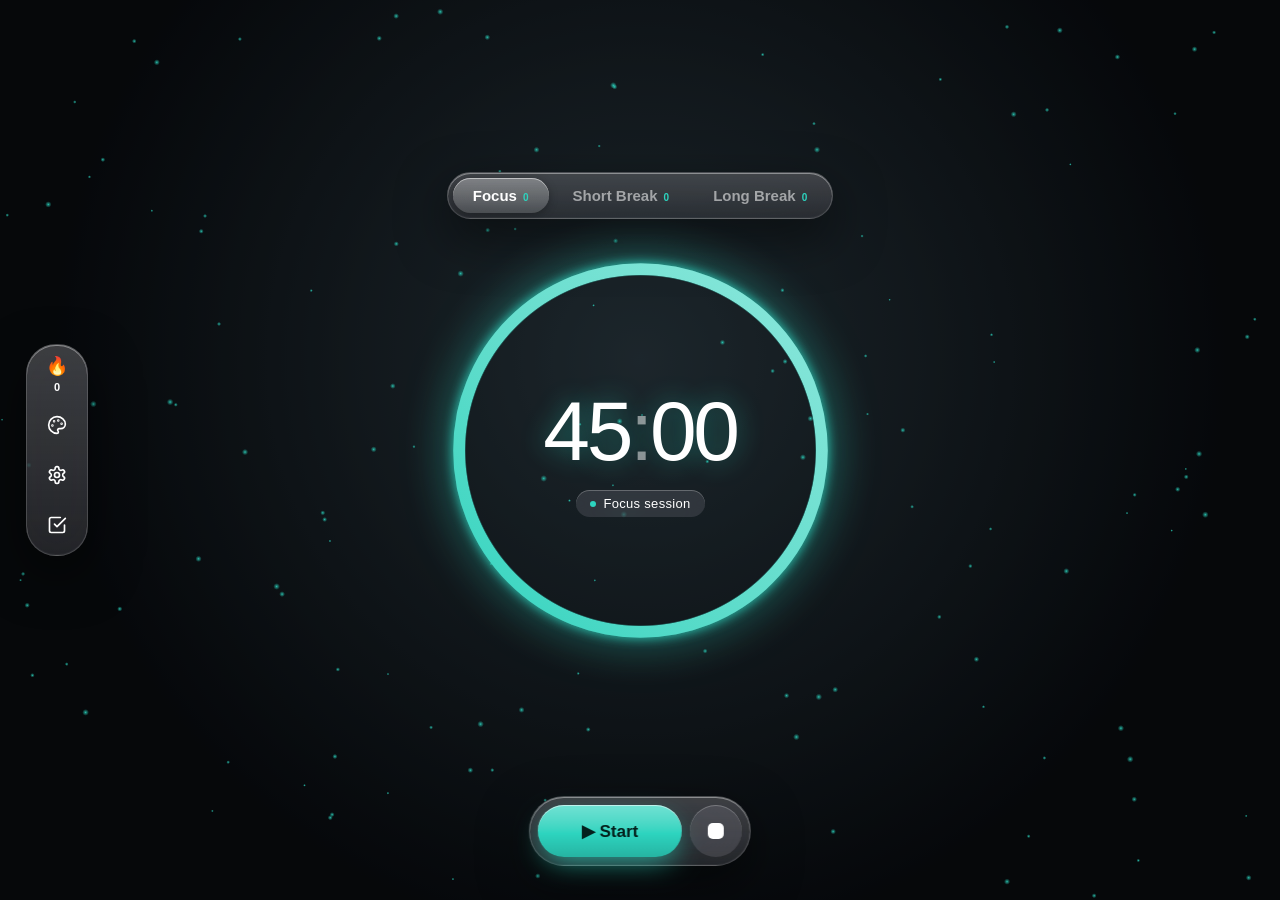
<file: timer.html>
<!DOCTYPE html>
<html lang="en">
<head>
<meta charset="utf-8">
<meta name="viewport" content="width=device-width, initial-scale=1, viewport-fit=cover">
<title>Krtk</title>
<link rel="stylesheet" href="timer.css">
<link rel="stylesheet" href="timer-ios.css">
</head>
<body>
<div id="bg"></div><canvas id="fx"></canvas>

<aside id="side">
  <button class="ic" id="b-back" aria-label="Back to tracker" title="Back to tracker"><svg viewBox="0 0 24 24"><path d="M19 12H5"/><path d="m12 19-7-7 7-7"/></svg></button>
  <button class="ic flame" id="b-str" aria-label="Streak">🔥<small id="streak">0</small></button>
  <button class="ic" id="b-aes" aria-label="Aesthetics"><svg viewBox="0 0 24 24"><circle cx="13.5" cy="6.5" r=".5"/><circle cx="17.5" cy="10.5" r=".5"/><circle cx="8.5" cy="7.5" r=".5"/><circle cx="6.5" cy="12.5" r=".5"/><path d="M12 2C6.5 2 2 6.5 2 12s4.5 10 10 10c.93 0 1.65-.75 1.65-1.69 0-.44-.18-.83-.44-1.12-.29-.29-.44-.65-.44-1.13a1.64 1.64 0 0 1 1.67-1.67h2c3.05 0 5.55-2.5 5.55-5.55C21.97 6.01 17.46 2 12 2z"/></svg></button>
  <button class="ic" id="b-set" aria-label="Settings"><svg viewBox="0 0 24 24"><path d="M12.22 2h-.44a2 2 0 0 0-2 2v.18a2 2 0 0 1-1 1.73l-.43.25a2 2 0 0 1-2 0l-.15-.08a2 2 0 0 0-2.73.73l-.22.38a2 2 0 0 0 .73 2.73l.15.1a2 2 0 0 1 1 1.72v.51a2 2 0 0 1-1 1.74l-.15.09a2 2 0 0 0-.73 2.73l.22.38a2 2 0 0 0 2.73.73l.15-.08a2 2 0 0 1 2 0l.43.25a2 2 0 0 1 1 1.73V20a2 2 0 0 0 2 2h.44a2 2 0 0 0 2-2v-.18a2 2 0 0 1 1-1.73l.43-.25a2 2 0 0 1 2 0l.15.08a2 2 0 0 0 2.73-.73l.22-.39a2 2 0 0 0-.73-2.73l-.15-.08a2 2 0 0 1-1-1.74v-.5a2 2 0 0 1 1-1.74l.15-.09a2 2 0 0 0 .73-2.73l-.22-.38a2 2 0 0 0-2.73-.73l-.15.08a2 2 0 0 1-2 0l-.43-.25a2 2 0 0 1-1-1.73V4a2 2 0 0 0-2-2z"/><circle cx="12" cy="12" r="3"/></svg></button>
  <button class="ic" id="b-tk" aria-label="Tasks" title="Today's tasks"><svg viewBox="0 0 24 24"><path d="m9 11 3 3L22 4"/><path d="M21 12v7a2 2 0 0 1-2 2H5a2 2 0 0 1-2-2V5a2 2 0 0 1 2-2h11"/></svg></button>
</aside>

<section id="panel">
  <div id="p-aes">
    <div class="ph"><h3>Aesthetics</h3><button class="x" data-close aria-label="Close">✕</button></div>
    <div class="lb">Background</div>
    <div class="grid" id="presets"></div>
    <button class="prow" id="b-ph"><span>🖼 Your photos</span><span><small id="pcount"></small>›</span></button>
    <div class="lb">Accent</div>
    <div class="sw" id="sw"></div>
    <div class="lb">Ambient effect</div>
    <div class="fxg" id="fxg"></div>
  </div>
  <div id="p-set" hidden>
    <div class="ph"><h3>Settings</h3><button class="x" data-close aria-label="Close">✕</button></div>
    <div class="lb">Session lengths</div>
    <div class="steps" id="steps"></div>
    <div style="text-align:center;margin:12px 0"><button class="pbtn" id="rst" style="flex:none">↻ Reset current counters</button></div>
    <div class="lb">Auto-start</div>
    <div class="set">Auto-start breaks<button class="tg" id="tg-b" aria-label="Auto-start breaks"></button></div>
    <div class="set">Auto-start focus<button class="tg" id="tg-f" aria-label="Auto-start focus"></button></div>
    <hr style="border:0;border-top:1px solid var(--line);margin:14px 0">
    <div class="set">🔔 Alarm<button class="tg" id="tg-a" aria-label="Alarm"></button></div>
    <div class="fxg" id="al" style="grid-template-columns:repeat(3,1fr)"></div>
    <div class="set" style="margin-top:14px;gap:12px">Volume<input type="range" id="vol" min="0" max="100" aria-label="Volume" style="flex:1;accent-color:var(--acc)"><span id="volv" style="font-size:12px;color:var(--mute)">100%</span></div>
  </div>
  <div id="p-ph" hidden>
    <div class="ph"><div style="display:flex;gap:12px;align-items:center"><button class="x" id="back" aria-label="Back">←</button><h3>Your photos</h3></div><button class="x" data-close aria-label="Close">✕</button></div>
    <div class="grid g3" id="photos"></div>
    <input type="file" id="file" accept="image/*" multiple hidden>
    <div class="row"><input type="url" id="url" aria-label="Image link" placeholder="Or paste image link (https://…)"><button class="pbtn" id="addurl" style="flex:none">Add</button></div>
    <div id="msg"></div>
    <div class="set" style="margin-top:14px;gap:12px">Dim<input type="range" id="dim" min="0" max="90" aria-label="Dim" style="flex:1;accent-color:var(--acc)"><span id="dimv" style="font-size:12px;color:var(--mute);width:36px;text-align:right"></span></div>
    <div class="set" style="gap:12px">Blur<input type="range" id="blur" min="0" max="20" aria-label="Blur" style="flex:1;accent-color:var(--acc)"><span id="blurv" style="font-size:12px;color:var(--mute);width:36px;text-align:right"></span></div>
    <p class="note" style="text-align:left">JPEG, PNG or WebP — up to 20 MB, stays on your device</p>
  </div>
  <div id="p-tk" hidden><div class="ph"><h3>Today's tasks</h3><button class="x" data-close aria-label="Close">✕</button></div><div id="tkl"></div></div>
  <div id="p-str" hidden>
    <div class="ph"><div style="display:flex;gap:12px;align-items:center"><span style="font-size:38px">🔥</span><div><div id="s-n" style="font-size:28px;font-weight:700;line-height:1">0</div><div style="font-size:13px;color:var(--mute)">day streak</div></div></div><button class="x" data-close aria-label="Close">✕</button></div>
    <div class="wk" id="wk"></div>
    <div class="today"><span>FOCUSED TODAY</span><b id="s-t">0m</b></div>
    <div class="st4"><div><b id="s-b">0 days</b>BEST STREAK</div><div><b id="s-h">0m</b>TOTAL FOCUS</div><div><b id="s-d">0</b>DAYS FOCUSED</div><div><b id="s-s">0</b>SESSIONS</div></div>
    <p class="note">One session — or 15 focused minutes — keeps your streak alive.</p>
  </div>
</section>

<main id="stage">
  <nav id="tabs" role="tablist">
    <button role="tab" class="tab on" data-m="focus">Focus<b id="c-focus">0</b></button>
    <button role="tab" class="tab" data-m="short">Short Break<b id="c-short">0</b></button>
    <button role="tab" class="tab" data-m="long">Long Break<b id="c-long">0</b></button>
  </nav>
  <div id="ringw">
    <svg viewBox="-60 -60 520 520"><defs><linearGradient id="g" x1="0" y1="0" x2="1" y2="1"><stop offset="0" style="stop-color:var(--acc)"/><stop offset="1" style="stop-color:color-mix(in srgb,var(--acc) 55%,#fff)"/></linearGradient></defs><circle cx="200" cy="200" r="166" fill="none" stroke="rgba(255,255,255,.14)" stroke-width="6" stroke-dasharray="1.5 16.3"/><circle cx="200" cy="200" r="186" fill="none" stroke="rgba(255,255,255,.12)" stroke-width="12"/><circle id="arc" cx="200" cy="200" r="186" fill="none" stroke="url(#g)" stroke-width="12" stroke-linecap="butt" style="transition:stroke-dashoffset .3s linear"/></svg>
    <div id="ctr"><div id="time">45<em>:</em>00</div><div id="pill">Focus session</div></div>
  </div>
</main>
<div id="dlg"><div class="dc" role="dialog" aria-modal="true" aria-labelledby="dt"><h4 id="dt"></h4><p id="dx"></p><div class="dr"><button id="dn">Cancel</button><button id="dy"></button></div></div></div>
<div id="bar"><button id="go">▶ Start</button><button id="rs" title="Stop" aria-label="Stop"><span style="display:block;width:16px;height:16px;border-radius:5px;background:currentColor;margin:auto"></span></button></div>

<script src="timer.js"></script>
<script src="timer-ios.js"></script>
</body>
</html>
</file>
<file: timer.css>
:root{--acc:#2dd4bf;--glass:rgba(14,18,22,.78);--line:rgba(255,255,255,.08);--mute:rgba(255,255,255,.55)}
*{box-sizing:border-box;margin:0}
html,body{height:100%}
body{background:#05070a;color:#fff;font-family:'Outfit',system-ui,sans-serif;overflow:hidden}
#bg{position:fixed;inset:0;background-size:cover;background-position:center}
#bg::after{content:"";position:absolute;inset:0;background:radial-gradient(ellipse at 50% 45%,rgba(0,0,0,.18),rgba(0,0,0,.72) 85%),rgba(0,0,0,.2)}
#fx{position:fixed;inset:0;width:100%;height:100%;pointer-events:none}
.logo{position:fixed;top:22px;left:30px;font-weight:700;font-size:22px;z-index:3}
#side{position:fixed;left:26px;top:50%;transform:translateY(-50%);z-index:5;background:var(--glass);border:1px solid var(--line);border-radius:18px;padding:8px;display:flex;flex-direction:column;gap:6px;backdrop-filter:blur(14px)}
.ic{width:44px;height:44px;border-radius:12px;display:grid;place-items:center;background:transparent;border:0;color:#fff;cursor:pointer}
.ic svg{width:20px;height:20px;fill:none;stroke:currentColor;stroke-width:2;stroke-linecap:round;stroke-linejoin:round}
.ic.on{background:color-mix(in srgb,var(--acc) 30%,transparent);color:var(--acc)}
.flame{flex-direction:column;font-size:18px;line-height:1;cursor:default}
.flame small{font-size:11px;font-weight:600;margin-top:2px}
#panel{position:fixed;left:90px;top:50%;transform:translateY(-50%);width:368px;max-height:86vh;overflow:auto;z-index:6;background:var(--glass);border:1px solid var(--line);border-radius:22px;padding:20px;backdrop-filter:blur(18px);display:none}
#panel.open{display:block}
.ph{display:flex;justify-content:space-between;align-items:center;margin-bottom:16px}
.ph h3{font-size:18px}
.x{background:none;border:0;color:#fff;font-size:20px;cursor:pointer}
.lb{font-size:13px;font-weight:600;color:var(--mute);margin:14px 0 8px}
.grid{display:grid;grid-template-columns:1fr 1fr;gap:8px}
.tile{position:relative;height:96px;border-radius:12px;border:2px solid transparent;background-size:cover;background-position:center;cursor:pointer;overflow:hidden;color:#fff;text-align:left}
.tile span{position:absolute;left:0;right:0;bottom:0;padding:6px 10px;font-size:13px;background:rgba(10,14,18,.75)}
.tile.sel{border-color:var(--acc)}
.tile i{position:absolute;top:6px;right:6px;width:22px;height:22px;border-radius:50%;background:rgba(0,0,0,.6);display:grid;place-items:center;font-style:normal;font-size:12px}
.row{display:flex;gap:8px;margin-top:8px}
.row input[type=text],.row input[type=url],.num{flex:1;min-width:0;background:rgba(255,255,255,.06);border:1px solid var(--line);color:#fff;border-radius:10px;padding:10px;font:inherit;font-size:14px}
.pbtn{background:rgba(255,255,255,.08);border:1px solid var(--line);color:#fff;border-radius:10px;padding:10px 14px;font:inherit;font-size:14px;cursor:pointer;flex:1;text-align:center}
.pbtn.sel{background:color-mix(in srgb,var(--acc) 35%,transparent);border-color:var(--acc)}
.sw{display:flex;gap:14px;flex-wrap:wrap}
.sw button{width:30px;height:30px;border-radius:50%;border:2px solid transparent;cursor:pointer;outline-offset:3px}
.sw button.sel{outline:2px solid #fff}
#msg{font-size:12px;color:#ffb4a8;margin-top:6px;min-height:14px}
.fxg{display:grid;grid-template-columns:repeat(4,1fr);gap:8px}
.set{display:flex;justify-content:space-between;align-items:center;margin-bottom:10px;font-size:15px}
.set .num{flex:none;width:80px;text-align:center}
#stage{position:fixed;inset:0;display:flex;flex-direction:column;align-items:center;justify-content:center;gap:26px;z-index:2;padding:20px}
#tabs{display:flex;gap:30px}
.tab{background:none;border:0;border-bottom:2px solid transparent;color:var(--mute);font:600 15px 'Outfit';padding:8px 4px;cursor:pointer}
.tab.on{color:#fff;border-color:var(--acc)}
.tab b{font-size:10px;margin-left:6px;color:var(--acc)}
#ringw{position:relative;width:clamp(260px,38vw,390px);aspect-ratio:1}
#ringw svg{width:100%;height:100%;transform:rotate(-90deg);filter:drop-shadow(0 0 6px var(--acc)) drop-shadow(0 0 22px color-mix(in srgb,var(--acc) 70%,transparent))}
#ringw{isolation:isolate}
#ctr{position:absolute;inset:0;display:flex;flex-direction:column;align-items:center;justify-content:center;gap:10px}
#time{font-size:clamp(54px,9vw,84px);font-weight:700;font-variant-numeric:tabular-nums;letter-spacing:-2px}
#time em{font-style:normal;opacity:.5}
#pill{display:flex;align-items:center;gap:8px;font-size:13px;font-weight:500;padding:6px 14px;border-radius:999px;background:rgba(10,14,18,.6);border:1px solid var(--line)}
#pill::before{content:"";width:6px;height:6px;border-radius:50%;background:var(--acc)}
#bar{position:fixed;bottom:34px;left:50%;transform:translateX(-50%);z-index:3;background:var(--glass);border:1px solid var(--line);border-radius:20px;padding:10px;backdrop-filter:blur(14px)}
#go{background:var(--acc);color:#04201c;border:0;border-radius:14px;padding:14px 44px;font:700 17px 'Outfit';cursor:pointer;display:flex;gap:10px;align-items:center}
.flame{cursor:pointer}
#bar{display:flex;gap:8px}
#rs{background:rgba(255,255,255,.08);border:1px solid var(--line);color:#fff;border-radius:14px;width:52px;font-size:20px;cursor:pointer}
#rs:hover{background:rgba(255,255,255,.14)}
#go{box-shadow:0 0 22px color-mix(in srgb,var(--acc) 55%,transparent);transition:box-shadow .2s,transform .15s}
#go:hover{box-shadow:0 0 34px color-mix(in srgb,var(--acc) 75%,transparent);transform:translateY(-1px)}
#time{text-shadow:0 0 26px color-mix(in srgb,var(--acc) 45%,transparent)}
.tab.on{text-shadow:0 0 10px color-mix(in srgb,var(--acc) 60%,transparent)}
.pbtn.sel,.tg.on{box-shadow:0 0 12px color-mix(in srgb,var(--acc) 50%,transparent)}
.wk{display:flex;justify-content:space-between;margin:14px 0 16px}
.wk div{text-align:center;font-size:10px;color:var(--mute)}
.wk i{display:block;width:26px;height:26px;border-radius:50%;background:rgba(255,255,255,.08);margin-bottom:5px}
.wk .f i{background:var(--acc);box-shadow:0 0 10px color-mix(in srgb,var(--acc) 60%,transparent)}
.wk .t i{outline:2px solid #fff;outline-offset:2px}
.today{display:flex;justify-content:space-between;align-items:center;border:1px solid var(--acc);background:color-mix(in srgb,var(--acc) 14%,transparent);border-radius:10px;padding:12px;font-size:11px;color:var(--acc);margin-bottom:8px}
.today b{color:#fff;font-size:18px}
.st4{display:grid;grid-template-columns:1fr 1fr;gap:8px}
.st4 div{border:1px solid var(--line);border-radius:10px;padding:12px 6px;text-align:center;font-size:10px;color:var(--mute);letter-spacing:.04em}
.st4 b{display:block;font-size:17px;color:#fff;margin-bottom:4px;letter-spacing:0}
.note{font-size:11px;color:var(--mute);text-align:center;margin-top:12px}
.dc{width:min(400px,calc(100% - 32px));background:linear-gradient(160deg,#0f1f1c,#0c1214);border:1px solid var(--line);border-radius:22px;padding:26px}
#dlg{position:fixed;inset:0;z-index:20;display:none;place-items:center;background:rgba(0,0,0,.55);backdrop-filter:blur(4px)}
#dlg.open{display:grid}
.dc h4{font-size:24px;margin-bottom:8px}
.dc p{font-size:14px;color:var(--mute);margin-bottom:22px;line-height:1.4}
.dr{display:flex;gap:12px}
#dn{background:rgba(255,255,255,.06);border:2px solid color-mix(in srgb,var(--acc) 45%,transparent);color:#fff;border-radius:16px;padding:16px 22px;font:600 15px 'Outfit';cursor:pointer}
#dy{flex:1;border:0;border-radius:16px;padding:16px;font:700 16px 'Outfit';cursor:pointer;color:#04201c;background:var(--acc);box-shadow:0 0 28px color-mix(in srgb,var(--acc) 50%,transparent)}
#dy.danger{background:#ff4d6d;color:#2a0610;box-shadow:0 0 28px rgba(255,77,109,.5)}
.steps{display:grid;grid-template-columns:repeat(3,1fr);gap:8px;text-align:center;font-size:13px;font-weight:600}
.stp{display:flex;align-items:center;justify-content:space-between;background:rgba(255,255,255,.06);border-radius:12px;padding:8px;margin-top:8px}
.stp button{background:none;border:0;color:#fff;font-size:18px;cursor:pointer;width:22px}
.stp div{display:flex;flex-direction:column;font-size:16px;font-weight:600;line-height:1.1}
.stp small{font-size:10px;color:var(--mute);font-weight:400}
.tg{width:38px;height:24px;border-radius:999px;border:0;background:rgba(255,255,255,.14);position:relative;cursor:pointer;flex:none}
.tg::after{content:"";position:absolute;top:3px;left:3px;width:18px;height:18px;border-radius:50%;background:#fff;transition:.2s}
.tg.on{background:var(--acc)}.tg.on::after{left:17px}
@keyframes pin{from{opacity:0;translate:-12px 0}to{opacity:1;translate:0 0}}
@keyframes pop{from{opacity:0;scale:.95}to{opacity:1;scale:1}}
@keyframes fin{from{opacity:0}to{opacity:1}}
#stage{animation:fin .9s ease}
#panel.open{animation:pin .28s cubic-bezier(.2,.8,.2,1)}
.dc{animation:pop .22s cubic-bezier(.2,.8,.2,1);box-shadow:0 30px 80px rgba(0,0,0,.6)}
#side,#panel,#bar,#tabs{box-shadow:0 18px 50px rgba(0,0,0,.45),inset 0 1px 0 rgba(255,255,255,.07);backdrop-filter:blur(20px) saturate(140%)}
#panel{scrollbar-width:thin;scrollbar-color:rgba(255,255,255,.2) transparent}
.logo{letter-spacing:.5px}
.logo::after{content:"";display:inline-block;width:7px;height:7px;border-radius:50%;background:var(--acc);margin-left:5px;box-shadow:0 0 10px var(--acc)}
.ic{transition:background .2s,color .2s,transform .2s}
.ic:hover{background:rgba(255,255,255,.09);transform:scale(1.06)}
#tabs{gap:4px;padding:5px;border-radius:999px;background:rgba(14,18,22,.6);border:1px solid var(--line)}
.tab{border:0;border-radius:999px;padding:9px 20px;transition:background .2s,color .2s}
.tab:hover{color:#fff}
.tab.on{background:color-mix(in srgb,var(--acc) 22%,transparent);box-shadow:inset 0 0 0 1px color-mix(in srgb,var(--acc) 55%,transparent)}
#time{font-weight:600;letter-spacing:-3px}
#pill{backdrop-filter:blur(10px);letter-spacing:.3px}
#go{background:linear-gradient(180deg,color-mix(in srgb,var(--acc) 82%,#fff),var(--acc));border-radius:16px}
#rs{transition:background .2s,transform .15s}
#rs:hover{transform:translateY(-1px)}
.tile{transition:transform .2s,border-color .2s}
.tile:hover{transform:translateY(-2px)}
.tile.sel{box-shadow:0 0 14px color-mix(in srgb,var(--acc) 45%,transparent)}
.stp,.st4 div,.today{transition:border-color .2s}
button:focus-visible{outline:2px solid var(--acc);outline-offset:2px}
@media(prefers-reduced-motion:reduce){*{animation:none!important;transition:none!important}}
@media(max-width:768px){#side{left:50%;top:auto;bottom:100px;transform:translateX(-50%);flex-direction:row}#panel{left:12px;right:12px;top:70px;transform:none;width:auto;max-height:calc(100vh - 200px)}.logo{left:18px}}
/* ---------- motion ---------- */
@keyframes fade{from{opacity:0}to{opacity:1}}
@keyframes up{from{opacity:0;transform:translateY(14px)}to{opacity:1;transform:none}}
@keyframes pop{from{opacity:0;transform:scale(.94) translateY(8px)}to{opacity:1;transform:none}}
@keyframes breathe{0%,100%{filter:drop-shadow(0 0 6px var(--acc)) drop-shadow(0 0 20px color-mix(in srgb,var(--acc) 60%,transparent))}50%{filter:drop-shadow(0 0 9px var(--acc)) drop-shadow(0 0 36px color-mix(in srgb,var(--acc) 85%,transparent))}}
.logo,#side{animation:fade .8s both}
#tabs{animation:up .6s .1s both}
#ringw{animation:pop .8s .2s both}
#bar{animation:fade .8s .5s both}
#ringw.run svg{animation:breathe 3s ease-in-out infinite}
#panel.open{animation:fade .3s both}
#panel.open>div:not([hidden]){animation:up .35s both}
#dlg.open{animation:fade .2s both}
#dlg.open .dc{animation:pop .3s cubic-bezier(.2,.8,.2,1) both}
#p-str:not([hidden]) .wk i{animation:pop .4s both}
.wk div:nth-child(2) i{animation-delay:.05s!important}.wk div:nth-child(3) i{animation-delay:.1s!important}.wk div:nth-child(4) i{animation-delay:.15s!important}.wk div:nth-child(5) i{animation-delay:.2s!important}.wk div:nth-child(6) i{animation-delay:.25s!important}.wk div:nth-child(7) i{animation-delay:.3s!important}
.ic{transition:background .25s,transform .2s,color .25s}
.ic:hover{background:rgba(255,255,255,.1);transform:scale(1.08)}
.ic.on:hover{background:color-mix(in srgb,var(--acc) 38%,transparent)}
.ic:active{transform:scale(.94)}
.tab{transition:color .25s,border-color .25s,text-shadow .25s,transform .2s}
.tab:hover{color:#fff;transform:translateY(-1px)}
.tile{transition:transform .25s,border-color .25s,box-shadow .25s}
.tile:hover{transform:translateY(-2px) scale(1.02);box-shadow:0 8px 22px rgba(0,0,0,.4)}
.pbtn{transition:background .25s,transform .2s,border-color .25s,box-shadow .25s}
.pbtn:hover{background:rgba(255,255,255,.14);transform:translateY(-1px)}
.pbtn.sel:hover{background:color-mix(in srgb,var(--acc) 45%,transparent)}
.sw button{transition:transform .2s,outline-offset .2s}
.sw button:hover{transform:scale(1.18)}
.stp button{border-radius:8px;transition:background .2s,transform .15s}
.stp button:hover{background:rgba(255,255,255,.12);transform:scale(1.15)}
.x{transition:transform .25s,opacity .2s;opacity:.8}
.x:hover{transform:rotate(90deg);opacity:1}
.tg{transition:background .25s,box-shadow .25s}
.tg:hover{filter:brightness(1.15)}
#go:active{transform:scale(.97)}
#rs{transition:background .25s,transform .2s,color .25s}
#rs:hover{transform:scale(1.06);background:rgba(255,100,120,.18);color:#ff6b81}
#rs:active{transform:scale(.94)}
#dn,#dy{transition:transform .2s,filter .2s,background .2s}
#dn:hover,#dy:hover{transform:translateY(-2px);filter:brightness(1.12)}
.st4 div,.today{transition:border-color .25s,transform .2s,background .25s}
.st4 div:hover{border-color:color-mix(in srgb,var(--acc) 50%,transparent);transform:translateY(-2px);background:rgba(255,255,255,.04)}
.row input:focus,.num:focus{outline:none;border-color:var(--acc);box-shadow:0 0 0 3px color-mix(in srgb,var(--acc) 22%,transparent)}
@media(prefers-reduced-motion:reduce){*{animation:none!important;transition:none!important}}
#ringw svg{width:130%;height:130%;margin:-15%;-webkit-mask-image:radial-gradient(circle closest-side,transparent 68.8%,#000 69.4%);mask-image:radial-gradient(circle closest-side,transparent 68.8%,#000 69.4%)}
.g3{grid-template-columns:repeat(3,1fr)}
.g3 .tile{height:64px}
.pw{text-align:center}
.tr{background:none;border:0;color:var(--mute);cursor:pointer;display:block;margin:4px auto 10px;font-size:14px;transition:transform .2s,color .2s}
.tr:hover{transform:scale(1.2);color:#ff6b81}
.tile .ck{background:var(--acc);color:#04201c;font-weight:700}
.tile.add{display:grid;place-items:center;background:rgba(255,255,255,.06);font-size:24px;color:var(--mute);height:64px}
.prow{display:flex;justify-content:space-between;align-items:center;width:100%;margin-top:14px;background:rgba(255,255,255,.06);border:1px solid var(--line);border-radius:12px;padding:12px 14px;color:#fff;font:inherit;font-size:14px;cursor:pointer;transition:background .25s,transform .2s}
.prow:hover{background:rgba(255,255,255,.1);transform:translateY(-1px)}
.prow small{color:var(--mute);margin-right:6px}
#bg{transition:filter .4s,transform .4s}
#bg::after{background:rgba(0,0,0,var(--dim,.45))}

#ringw svg{display:block}
#tabs{position:absolute;left:0;right:0;margin:auto;width:max-content;bottom:calc(50% + clamp(130px,19vw,195px) + 36px)}

@media(pointer:coarse){
#ringw.run svg{animation:none}
#ringw.run::after{content:"";position:absolute;inset:3%;border-radius:50%;box-shadow:0 0 60px 6px color-mix(in srgb,var(--acc) 60%,transparent);animation:tglow 3s ease-in-out infinite;pointer-events:none;z-index:-1}
@keyframes tglow{0%,100%{opacity:.3}50%{opacity:1}}
#side,#panel,#bar,#tabs{backdrop-filter:none;background:rgba(14,18,22,.92)}
}
</file>
<file: timer-ios.css>
/* iOS glossy theme for timer.html - load AFTER timer.css */
*{font-family:-apple-system,BlinkMacSystemFont,"SF Pro Display","SF Pro Text","Segoe UI",Roboto,Helvetica,Arial,sans-serif!important}
#side,#panel,#bar,#tabs,.dc{background:linear-gradient(180deg,rgba(255,255,255,.17),rgba(255,255,255,.06)),rgba(36,36,40,.55);border:1px solid rgba(255,255,255,.16);box-shadow:inset 0 1px 0 rgba(255,255,255,.4),inset 0 -1px 0 rgba(255,255,255,.04),0 18px 50px rgba(0,0,0,.5);backdrop-filter:blur(28px) saturate(180%);-webkit-backdrop-filter:blur(28px) saturate(180%)}
#side{border-radius:30px}
#panel{border-radius:30px}
#bar{border-radius:999px;padding:8px;align-items:center;bottom:calc(env(safe-area-inset-bottom,0px) + 34px)}
.dc{border-radius:32px}
.ic{border-radius:50%}
.ic.on{background:color-mix(in srgb,var(--acc) 32%,transparent);box-shadow:inset 0 1px 0 rgba(255,255,255,.35)}
#arc{stroke-linecap:round}
#time{font-weight:300;letter-spacing:-.04em}
#pill{background:rgba(120,120,128,.28);border:0;box-shadow:inset 0 1px 0 rgba(255,255,255,.25)}
.tab{font-weight:600}
.tab.on{color:#fff;text-shadow:none;background:linear-gradient(180deg,rgba(255,255,255,.34),rgba(255,255,255,.15));box-shadow:inset 0 1px 0 rgba(255,255,255,.5),0 2px 10px rgba(0,0,0,.3)}
#go{height:52px;padding:0 44px;border-radius:999px;color:#04201c;background:linear-gradient(180deg,color-mix(in srgb,var(--acc) 68%,#fff),var(--acc) 55%,color-mix(in srgb,var(--acc) 85%,#000));box-shadow:inset 0 1px 0 rgba(255,255,255,.55),0 10px 28px -6px color-mix(in srgb,var(--acc) 75%,transparent)}
#rs{width:52px;height:52px;border-radius:50%;border:0;display:grid;place-items:center;background:rgba(120,120,128,.3);box-shadow:inset 0 1px 0 rgba(255,255,255,.25)}
.pbtn{border-radius:999px;border:0;background:rgba(120,120,128,.28);box-shadow:inset 0 1px 0 rgba(255,255,255,.22)}
.pbtn.sel{background:color-mix(in srgb,var(--acc) 40%,transparent);box-shadow:inset 0 1px 0 rgba(255,255,255,.4)}
.tile{border-radius:18px}
.prow,.stp,.st4 div{border:0;border-radius:18px;background:rgba(120,120,128,.22)}
.today{border-radius:18px}
.row input[type=text],.row input[type=url],.num{background:rgba(120,120,128,.24);border:0;border-radius:12px}
.tg{width:51px;height:31px;background:rgba(120,120,128,.4);transition:background .3s}
.tg::after{top:2px;left:2px;width:27px;height:27px;box-shadow:0 3px 8px rgba(0,0,0,.35);transition:left .3s cubic-bezier(.32,.72,0,1)}
.tg.on{background:#30d158;box-shadow:none}
.tg.on::after{left:22px}
#dn{border-radius:999px;border:0;background:rgba(120,120,128,.3)}
#dy{border-radius:999px;background:linear-gradient(180deg,color-mix(in srgb,var(--acc) 68%,#fff),var(--acc))}
#dy.danger{background:linear-gradient(180deg,#ff6b60,#ff453a);color:#fff;box-shadow:inset 0 1px 0 rgba(255,255,255,.45),0 10px 28px -8px rgba(255,69,58,.6)}
/* touch: no blur over the animated canvas, no sticky hover */
@media(pointer:coarse){
#side,#panel,#bar,#tabs,.dc{backdrop-filter:none;-webkit-backdrop-filter:none;background:linear-gradient(180deg,rgba(255,255,255,.17),rgba(255,255,255,.06)),rgba(40,40,44,.86)}
}
@media(hover:none){
.ic:hover,.tab:hover,.pbtn:hover,.tile:hover,.prow:hover,.st4 div:hover,#dn:hover,#dy:hover,#go:hover,#rs:hover,.sw button:hover,.tr:hover,.x:hover,.stp button:hover,.tg:hover{transform:none;filter:none}
#rs:hover{background:rgba(120,120,128,.3);color:#fff}
.pbtn:not(.sel):hover{background:rgba(120,120,128,.28)}
.ic:not(.on):hover{background:transparent}
.tile:not(.sel):hover{box-shadow:none}
}
/* tap feedback: placed last so it beats the touch hover reset */
*{-webkit-tap-highlight-color:transparent}
button{touch-action:manipulation;-webkit-user-select:none;user-select:none}
.ic,.tab,.pbtn,#go,#rs,#dn,#dy,.prow,.tile,.stp button,.sw button,.tr{transition:transform .45s cubic-bezier(.34,1.56,.64,1),background .25s,color .25s,box-shadow .25s,border-color .25s,text-shadow .25s}
.ic:active,.tab:active,.pbtn:active,.prow:active,.tile:active,.stp button:active,.sw button:active,.tr:active{transform:scale(.88);transition-duration:.1s}
#go:active,#rs:active,#dn:active,#dy:active{transform:scale(.92);transition-duration:.1s}
.tg::after{transition:left .3s cubic-bezier(.32,.72,0,1),width .2s}
.tg:active::after{width:33px}
.tg.on:active::after{left:16px}
@keyframes tabPop{0%{transform:scale(.88)}100%{transform:scale(1)}}
.tab.on{animation:tabPop .45s cubic-bezier(.34,1.56,.64,1)}
/* sliding glass thumbs + touch spotlight */
.gt .tab,.gt .ic{position:relative;z-index:1}
.gthumb{position:absolute;left:0;top:0;z-index:0;pointer-events:none;transition:transform .55s cubic-bezier(.34,1.3,.64,1),width .55s cubic-bezier(.34,1.3,.64,1),height .3s,opacity .25s;will-change:transform,width}
.gthumb i{display:block;width:100%;height:100%;border-radius:999px}
.gthumb i.jel{animation:jel .55s cubic-bezier(.34,1.3,.64,1)}
@keyframes jel{0%{transform:scale(1)}30%{transform:scale(1.14,.86)}65%{transform:scale(.97,1.05)}100%{transform:scale(1)}}
#tabs .gthumb i{background:linear-gradient(180deg,rgba(255,255,255,.34),rgba(255,255,255,.15));box-shadow:inset 0 1px 0 rgba(255,255,255,.5),0 2px 10px rgba(0,0,0,.3)}
#side .gthumb i{background:color-mix(in srgb,var(--acc) 32%,transparent);box-shadow:inset 0 1px 0 rgba(255,255,255,.35)}
#tabs.gt .tab.on{background:none;box-shadow:none;animation:none}
#side.gt .ic.on{background:none;box-shadow:none}
.tglow{position:fixed;left:0;top:0;width:360px;height:360px;margin:-180px 0 0 -180px;border-radius:50%;pointer-events:none;z-index:1;opacity:0;transition:opacity .6s ease;mix-blend-mode:screen;background:radial-gradient(circle,color-mix(in srgb,var(--acc) 34%,transparent),color-mix(in srgb,var(--acc) 12%,transparent) 42%,transparent 70%);will-change:transform,opacity}
.tglow.on{opacity:1;transition:opacity .12s}

/* clean touch */
*:focus,*:focus-visible{outline:none!important}
button,.tile,.tr,.sw button{-webkit-touch-callout:none}
</file>
